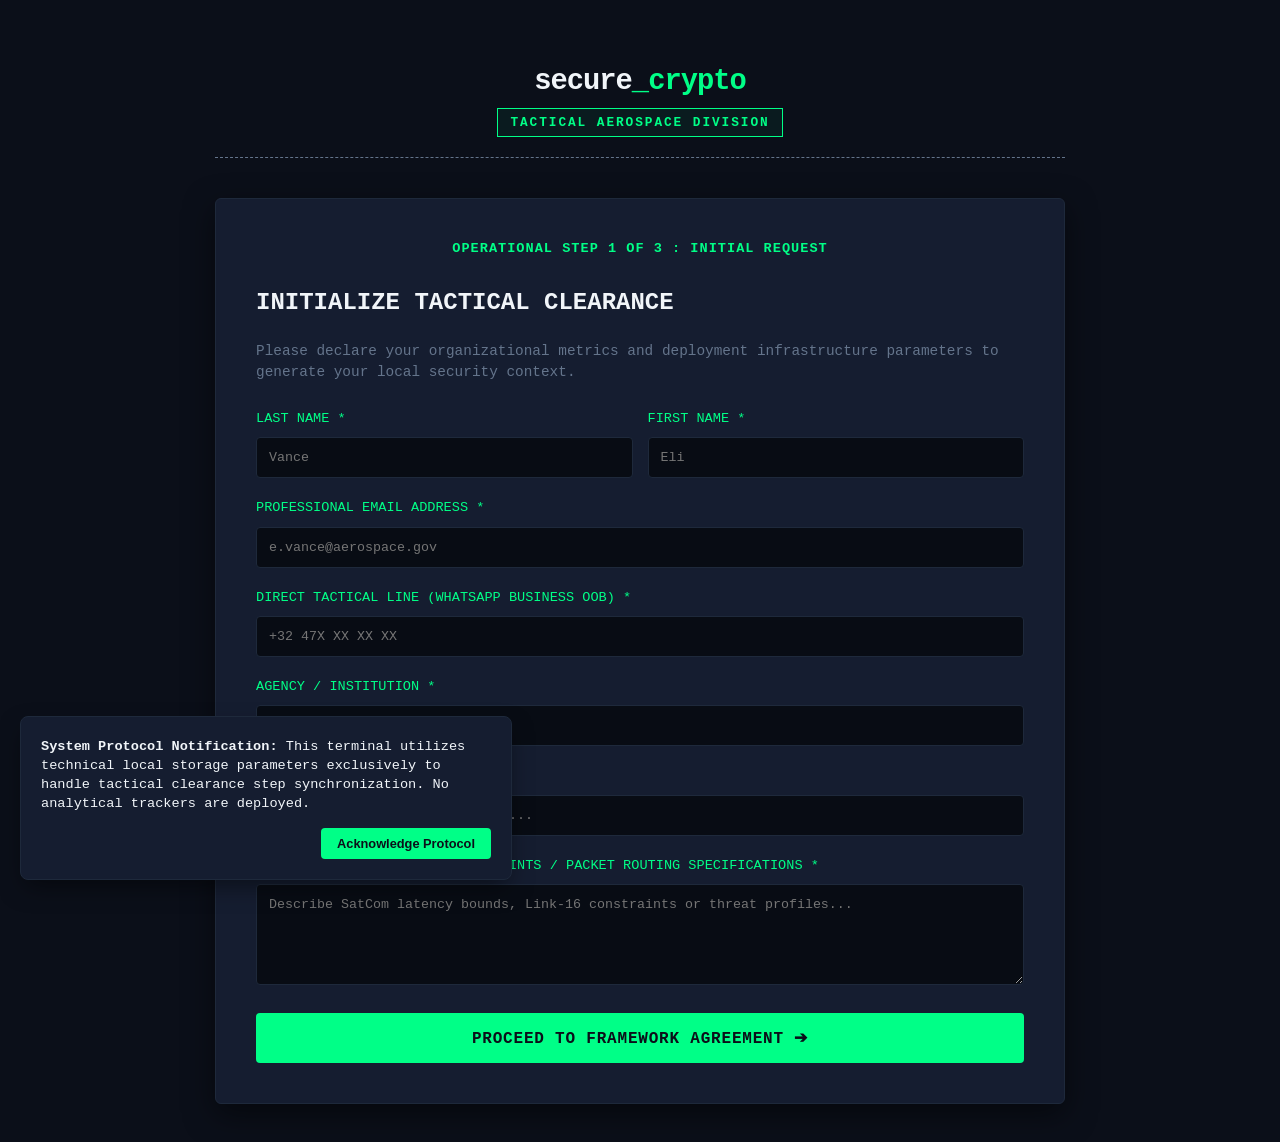
<file: index.html>
<!DOCTYPE html>
<html lang="en">
<head>
    <meta charset="UTF-8">
    <meta name="viewport" content="width=device-width, initial-scale=1.0">
    <title>SECURE_CRYPTO | Tactical Aerospace Gateways</title>
    <style>
        :root {
            --bg-main: #0b0f19;       /* Bleu-noir militaire furtif */
            --bg-card: #151d30;       /* Fond des panneaux tactiques */
            --bg-input: #080c14;      /* Fond des champs de saisie */
            --text-main: #f1f5f9;     /* Blanc tactique */
            --text-muted: #64748b;    /* Gris-bleu basse visibilité */
            --accent-tactical: #00ff87; /* Vert phosphore radar */
            --border: #1e293b;        /* Bordures de blindage */
        }

        body {
            background-color: var(--bg-main);
            color: var(--text-main);
            font-family: ui-monospace, SFMono-Regular, Menlo, Monaco, Consolas, monospace;
            line-height: 1.5;
            margin: 0;
            padding: 0;
        }

        .container {
            max-width: 850px;
            margin: 0 auto;
            padding: 40px 20px;
        }

        header {
            text-align: center;
            padding: 20px 0;
            border-bottom: 1px dashed var(--text-muted);
            margin-bottom: 40px;
        }

        .logo { font-size: 1.8rem; font-weight: bold; letter-spacing: -1px; }
        .logo span { color: var(--accent-tactical); }
        .mil-badge {
            background: rgba(0, 255, 135, 0.05);
            color: var(--accent-tactical);
            border: 1px solid var(--accent-tactical);
            padding: 4px 12px;
            font-size: 0.8rem;
            font-weight: bold;
            display: inline-block;
            letter-spacing: 0.15em;
            margin-top: 5px;
        }

        /* CLASSES DE NAVIGATION DYNAMIQUES */
        .step-panel {
            display: none; /* Toutes les étapes sont cachées par défaut */
            background-color: var(--bg-card);
            border: 1px solid var(--border);
            padding: 40px;
            border-radius: 6px;
            box-shadow: 0 10px 30px rgba(0,0,0,0.5);
        }

        .step-panel.active {
            display: block; /* Seule l'étape active s'affiche */
        }

        .step-indicator {
            text-align: center;
            margin-bottom: 25px;
            font-weight: bold;
            color: var(--accent-tactical);
            font-size: 0.85rem;
            letter-spacing: 1px;
        }

        h2 { font-size: 1.5rem; text-transform: uppercase; margin-top: 0; }
        label { display: block; margin-bottom: 8px; font-size: 0.85rem; text-transform: uppercase; color: var(--accent-tactical); }
        
        input[type="text"], input[type="email"], input[type="tel"], select, textarea {
            width: 100%;
            padding: 12px;
            background: var(--bg-input);
            border: 1px solid var(--border);
            color: #fff;
            box-sizing: border-box;
            font-family: inherit;
            margin-bottom: 20px;
            border-radius: 4px;
        }

        input:focus, select:focus, textarea:focus { border-color: var(--accent-tactical); outline: none; }
        
        .btn-submit {
            width: 100%;
            background: var(--accent-tactical);
            color: var(--bg-main);
            border: none;
            padding: 15px;
            font-weight: bold;
            cursor: pointer;
            text-transform: uppercase;
            letter-spacing: 0.05em;
            font-family: inherit;
            font-size: 1rem;
            border-radius: 4px;
        }

        .specs-box {
            background: #05070f;
            border: 1px solid var(--accent-tactical);
            padding: 25px;
            border-radius: 4px;
            font-size: 0.88rem;
            overflow-y: scroll;
            max-height: 250px;
            color: #a7f3d0;
            margin-bottom: 25px;
            text-align: justify;
            line-height: 1.6;
            box-shadow: inset 0 0 10px rgba(0,0,0,0.5);
        }

        .pipeline-box {
            background: #05070f;
            border: 1px solid var(--accent-tactical);
            padding: 25px;
            border-radius: 6px;
            margin: 30px 0;
            text-align: left;
            font-size: 0.9rem;
        }
    </style>
</head>
<body>

    <div class="container">
        
        <header>
            <div class="logo">secure<span>_crypto</span></div>
            <div class="mil-badge">TACTICAL AEROSPACE DIVISION</div>
        </header>

        <!-- FORMULAIRE CENTRALISÉ UNIQUE (ENGlobe les étapes 1 et 2) -->
        <form id="form-defense-spa">

            <!-- ========================================== -->
            <!-- STEP 1 : IDENTIFICATION & CONTRAINTES     -->
            <!-- ========================================== -->
            <div id="step-panel-1" class="step-panel active">
                <div class="step-indicator">OPERATIONAL STEP 1 OF 3 : INITIAL REQUEST</div>
                <h2>Initialize Tactical Clearance</h2>
                <p style="color: var(--text-muted); font-size: 0.9rem; margin-bottom: 25px;">Please declare your organizational metrics and deployment infrastructure parameters to generate your local security context.</p>

                <div style="display: flex; gap: 15px; flex-wrap: wrap;">
                    <div style="flex: 1; min-width: 200px;">
                        <label for="last_name">Last Name *</label>
                        <input type="text" id="last_name" name="last_name" required placeholder="Vance">
                    </div>
                    <div style="flex: 1; min-width: 200px;">
                        <label for="first_name">First Name *</label>
                        <input type="text" id="first_name" name="first_name" required placeholder="Eli">
                    </div>
                </div>

                <label for="email">Professional Email Address *</label>
                <input type="email" id="email" name="email" required placeholder="e.vance@aerospace.gov">

                <label for="phone">Direct Tactical Line (WhatsApp Business OOB) *</label>
                <input type="tel" id="phone" name="phone" required placeholder="+32 47X XX XX XX">

                <label for="org">Agency / Institution *</label>
                <input type="text" id="org" name="company" required placeholder="Sovereign Defense Center">

                <label for="country">Sovereign Country *</label>
                <input type="text" id="country" name="country" required placeholder="Belgium, France, United States...">

                <label for="msg">Detailed Infrastructure Constraints / Packet Routing Specifications *</label>
                <textarea id="msg" name="message_contraintes_step1" rows="5" required placeholder="Describe SatCom latency bounds, Link-16 constraints or threat profiles..."></textarea>

                <button type="button" class="btn-submit" id="btn-to-step-2">Proceed to Framework Agreement ➔</button>
            </div>

            <!-- ========================================== -->
            <!-- STEP 2 : CAHIER DES CHARGES & NDA         -->
            <!-- ========================================== -->
            <div id="step-panel-2" class="step-panel">
                <div class="step-indicator">OPERATIONAL STEP 2 OF 3 : SECURITY SIGN-OFF</div>
                <h2>Bilateral Evaluation & Non-Disclosure Agreement</h2>
                <p style="color: var(--text-muted); font-size: 0.9rem; margin-bottom: 25px;">Please execute the unified technical sign-off and mutual non-disclosure framework before software delivery initialization.</p>

                <div class="specs-box">
                    MILITARY-GRADE MUTUAL NON-DISCLOSURE & INTEGRATION SPECIFICATIONS<br>
                    ------------------------------------------------------------------<br>
                    PROJECT : secure_crypto Geometric Matrix Evaluation Suite (v5.3-DEF)<br>
                    CLASSIFICATION : Restricted Confidential - EU/NATO Resilient Standards<br><br>
                    
                    1. DEFINITION OF CONFIDENTIAL INFORMATION :<br>
                    "Confidential Information" encompasses all technical, algorithmic, mathematical, and architectural data provided by Dr. Ir. S. Bourgeois, including the 8D continuous manifold projection schema, the tactical synchronization variables, and the local container image assets.<br><br>
                    
                    2. LAYER-2 INTEGRATION BOUNDS & FAIL-CLOSED STATE :<br>
                    The receiving agency agrees to deploy the node container within a detached local sandbox. No reverse-engineering or source disassembly shall be attempted. The micro-kernel operates on a strict non-persistent RAM state. Any runtime attempt to read host parameters outside the mapped scope will fire a zeroization event (complete memory wipe) and lock the tactical pipeline.<br><br>
                    
                    3. EXPORT CONTROL & DURATION :<br>
                    This framework constitutes advanced defensive dual-use software under European export controls. Access is strictly limited to cleared system engineers. Confidentiality obligations shall remain active for ten (10) years, governed and construed in accordance with Belgian law.
                </div>

                <label for="legal_signature">Digital Legal Signature (Type Full Name & Title/Rank) *</label>
                <input type="text" id="legal_signature" name="legal_signature" placeholder="I, Eli Vance, execute this binding operational signature">

                <div style="margin-bottom: 15px; display: flex; align-items: flex-start; gap: 10px;">

                    <input type="checkbox" id="auth_check" name="authority_checked" value="YES" style="margin-top: 4px; cursor: pointer;">
                    <label for="auth_check" style="font-size: 0.85rem; color: var(--text-muted); cursor: pointer; line-height: 1.4;">
                        I certify that I hold the operational authority to bind my organization to this Non-Disclosure Agreement.
                    </label>
                </div>

                <div style="margin-bottom: 25px; display: flex; align-items: flex-start; gap: 10px;">
                    <input type="checkbox" id="rgpd_defense" name="rgpd_consent" value="YES" style="margin-top: 4px; cursor: pointer;">
                    <label for="rgpd_defense" style="font-size: 0.82rem; color: #4b5563; cursor: pointer; line-height: 1.4;">
                        [DATA REGULATION] I authorize the secure processing of my professional metrics solely for clearance token distribution, in compliance with EU GDPR.
                    </label>
                </div>

                <button type="submit" class="btn-submit" id="btn-final-submit">Execute Signature & Transmit Application</button>
                <button type="button" id="btn-back-to-1" style="display: block; width: 100%; text-align: center; background: rgba(255,255,255,0.02); color: #fff; border: 1px solid var(--border); padding: 12px 0; border-radius: 4px; font-size: 0.9rem; margin-top: 15px; cursor: pointer; font-family: inherit;">◀ Back to Information Profile</button>
            </div>

        </form> <!-- Fermeture propre du formulaire unique -->

        <!-- ========================================== -->
        <!-- STEP 3 : CONFIRMATION & RAPPELS TACTIQUES  -->
        <!-- ========================================== -->
        <div id="step-panel-3" class="step-panel">
            <div style="text-align: center; font-size: 3.5rem; color: var(--accent-tactical); margin-bottom: 15px;">✓</div>
            <h2 style="text-align: center;">Framework & NDA Certified</h2>
            <p style="color: var(--text-muted); font-size: 1rem; line-height: 1.6; text-align: center;">
                Thank you. Your unified clearance request has been successfully compiled into a unique cryptographic payload and broadcasted to our ledger.
            </p>

            <div class="pipeline-box">
                <h4 style="margin-top: 0; color: var(--accent-tactical); text-transform: uppercase; letter-spacing: 1px; font-size: 0.95rem;">Next Steps in the Clearance Pipeline:</h4>
                <ol style="padding-left: 20px; margin-bottom: 0; line-height: 1.8; color: #a7f3d0;">
                    <li><strong>Identity & Constraints Audit:</strong> S. Bourgeois will personally audit your technical constraints profile.</li>
                    <li><strong>Isolated Token Dispatch:</strong> Upon verification, an encrypted deployment token for your isolated Docker Sandbox container will be issued to your address.</li>
                </ol>
            </div>

            <p style="font-size: 0.85rem; color: var(--text-muted); line-height: 1.5; text-align: center;">
                For clearance acceleration or out-of-band token inquiries, please contact Serge Bourgeois directly via the verified operational channels.
            </p>
            <button type="button" onclick="window.location.reload();" class="btn-submit" style="background: transparent; color: var(--accent-tactical); border: 1px solid var(--accent-tactical);">Return to Tactical Home Station</button>
        </div>

    </div> <!-- Fermeture du container principal -->

    <!-- BANDEAU DE GESTION DES COOKIES -->
    <div id="cookie-banner-def" style="position: fixed; bottom: 20px; left: 20px; right: 20px; max-width: 450px; background: var(--bg-card); border: 1px solid var(--border); border-radius: 8px; padding: 20px; box-shadow: 0 10px 25px -5px rgba(0,0,0,0.5); z-index: 9999; display: none; font-size: 0.85rem; line-height: 1.4;">
        <p style="margin: 0 0 15px 0; color: var(--text-main);">
            <strong>System Protocol Notification:</strong> This terminal utilizes technical local storage parameters exclusively to handle tactical clearance step synchronization. No analytical trackers are deployed.
        </p>
        <div style="display: flex; gap: 10px; justify-content: flex-end;">
            <button id="accept-cookies-def" style="background: var(--accent-tactical); color: var(--bg-main); border: none; padding: 8px 16px; font-weight: bold; border-radius: 4px; cursor: pointer; font-size: 0.8rem;">Acknowledge Protocol</button>
        </div>
    </div>

    <script>
        // 1. INITIATION GLOBALE ET BANDEAU DE COOKIES
        document.addEventListener("DOMContentLoaded", () => {
            if (!localStorage.getItem("cookies_defense_accepted")) {
                document.getElementById("cookie-banner-def").style.display = "block";
            }
        });

        document.getElementById("accept-cookies-def").addEventListener("click", () => {
            localStorage.setItem("cookies_defense_accepted", "true");
            document.getElementById("cookie-banner-def").style.display = "none";
        });

        // 2. CINÉTIQUE SPA : ALLER DU STEP 1 VERS LE STEP 2
        document.getElementById('btn-to-step-2').addEventListener('click', () => {
            // Vérification forcée de la validité des champs de l'étape 1 avant d'avancer
            const step1Fields = ['last_name', 'first_name', 'email', 'phone', 'org', 'country', 'msg'];
            let step1Valid = true;

            step1Fields.forEach(id => {
                const el = document.getElementById(id);
                if (!el.checkValidity()) {
                    el.reportValidity(); // Affiche nativement l'alerte du champ requis manquant
                    step1Valid = false;
                }
            });

            if (step1Valid) {
                // Basculement visuel instantané sans recharger la page
                document.getElementById('step-panel-1').classList.remove('active');
                document.getElementById('step-panel-2').classList.add('active');
                
                // Rendre les champs du Step 2 obligatoires maintenant qu'ils sont visibles
                document.getElementById('legal_signature').required = true;
                document.getElementById('auth_check').required = true;
                document.getElementById('rgpd_defense').required = true;
                
                window.scrollTo({ top: 0, behavior: 'smooth' });
            }
        });

        // REVENIR DU STEP 2 VERS LE STEP 1
        document.getElementById('btn-back-to-1').addEventListener('click', () => {
            document.getElementById('step-panel-2').classList.remove('active');
            document.getElementById('step-panel-1').classList.add('active');
            window.scrollTo({ top: 0, behavior: 'smooth' });
        });

        // 3. SOUMISSION UNIQUE FLUIDE ET TRANSITION VERS LE STEP 3
        document.getElementById('form-defense-spa').addEventListener('submit', function(event) {
            event.preventDefault(); // Bloque la redirection intrusive standard de Formspree
            
            const btn = document.getElementById('btn-final-submit');
            btn.innerText = "BROADCASTING ENCRYPTED DATA PAYLOAD...";
            btn.disabled = true;

            const formData = new FormData(this);
            const data = Object.fromEntries(formData.entries());

            // PARADE DE FORCE MAJEURE : On force l'affichage du Step 3 après 1,2 seconde quoi qu'il arrive
            const safetyRedirect = setTimeout(() => {
                document.getElementById('step-panel-2').classList.remove('active');
                document.getElementById('step-panel-3').classList.add('active');
                window.scrollTo({ top: 0, behavior: 'smooth' });
            }, 1200);

            // Envoi asynchrone unique contenant 100% des données cumulées vers Formspree
            fetch("https://formspree.io/f/xvkpaqae", {
                method: "POST",
                body: JSON.stringify(data),
                headers: { 
                    'Accept': 'application/json', 
                    'Content-Type': 'application/json' 
                }
            })
            .then(() => {
                clearTimeout(safetyRedirect); // La réponse réseau est arrivée à temps, on accélère
                document.getElementById('step-panel-2').classList.remove('active');
                document.getElementById('step-panel-3').classList.add('active');
                window.scrollTo({ top: 0, behavior: 'smooth' });
            })
            .catch(() => {
                // En cas de proxy strict, la parade de force majeure (safetyRedirect) a déjà pris le relais
            });
        });
    </script>
</body>
</html>
</file>
